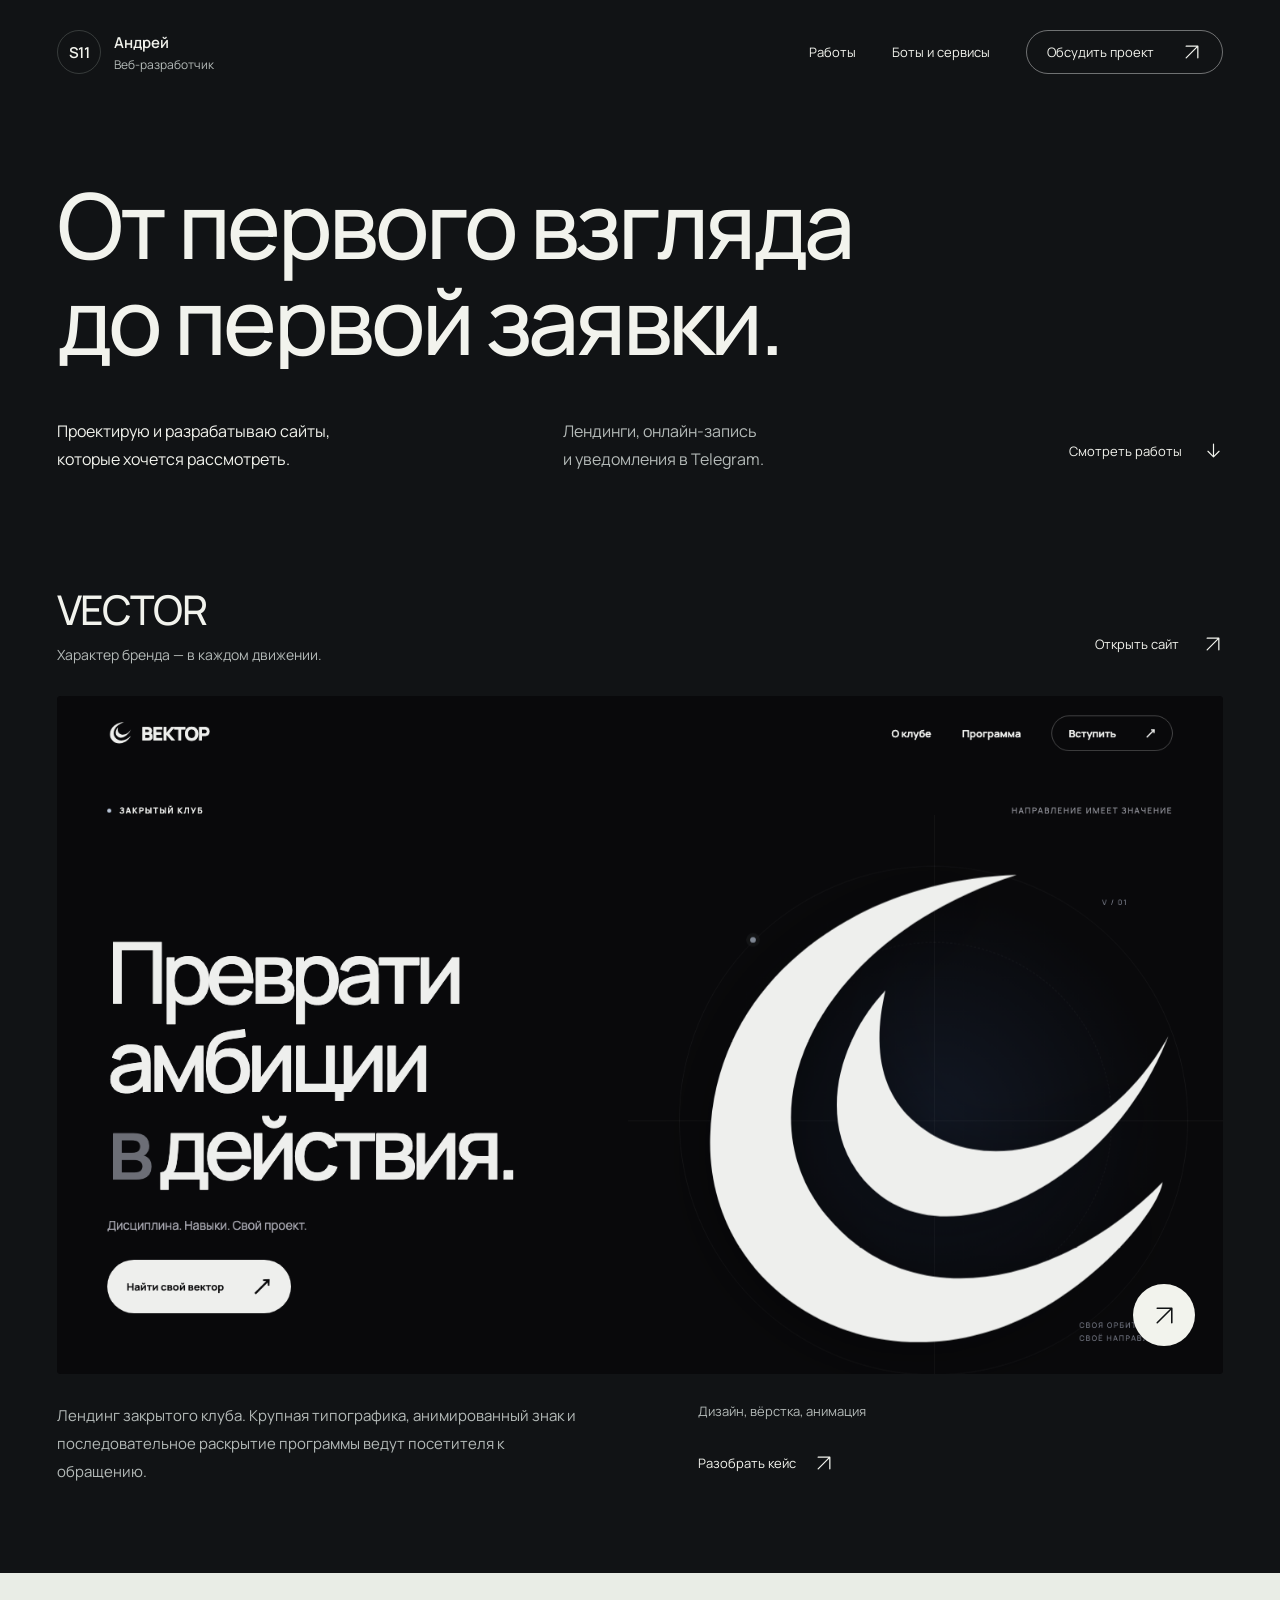
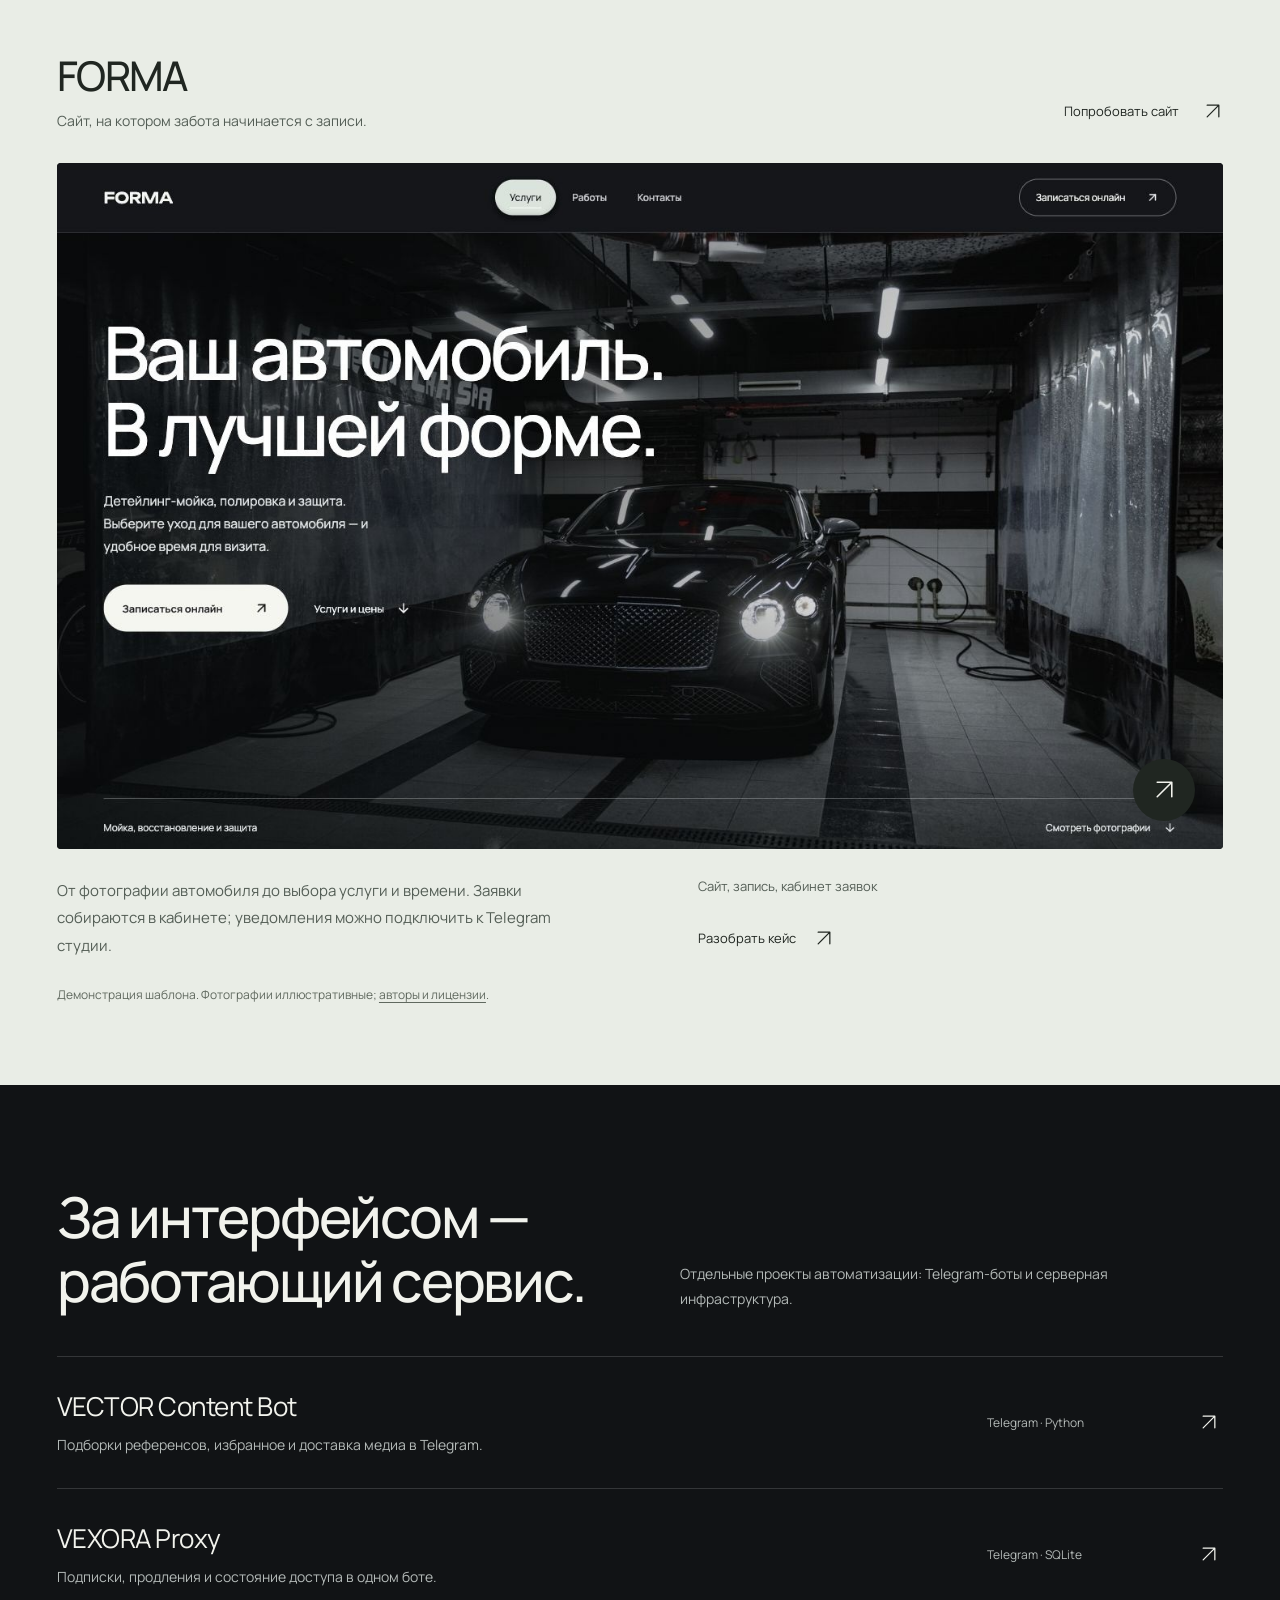
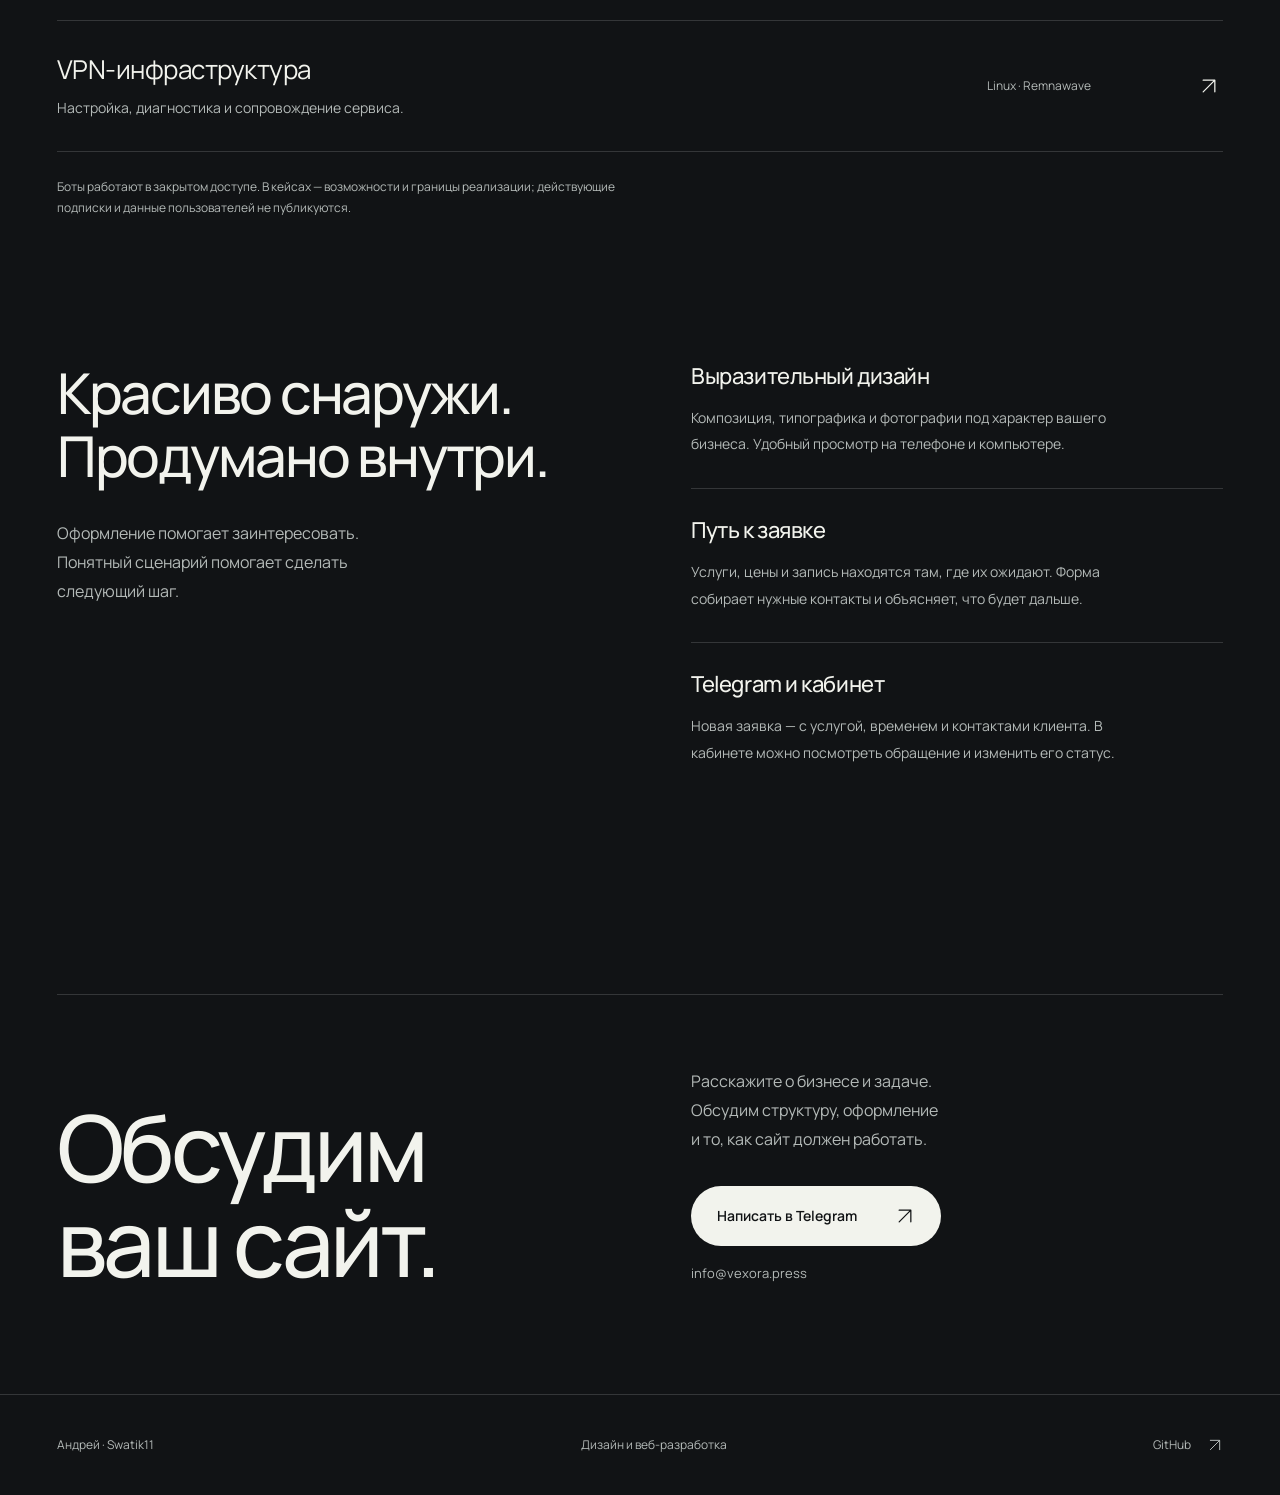
<file: index.html>
<!doctype html>
<html lang="ru">
<head>
  <meta charset="utf-8">
  <meta name="viewport" content="width=device-width, initial-scale=1">
  <title>Андрей — дизайн и разработка сайтов</title>
  <meta name="description" content="Лендинги с характером, онлайн-запись и заявки в Telegram. Избранные проекты Андрея: VECTOR и FORMA.">
  <meta name="theme-color" content="#111315">
  <meta property="og:title" content="Андрей — сайты с характером">
  <meta property="og:description" content="Дизайн, разработка и автоматизация. Посмотрите VECTOR и FORMA в работе.">
  <meta property="og:image" content="https://laladr1108-creator.github.io/Nemoswatik/assets/vector-desktop.png">
  <link rel="icon" href="assets/favicon.svg" type="image/svg+xml">
  <link rel="preload" href="assets/manrope-variable.ttf" as="font" type="font/ttf" crossorigin>
  <link rel="stylesheet" href="styles.css">
  <script src="script.js" defer></script>
</head>
<body>
  <a class="skip-link" href="#work">Перейти к работам</a>
  <header class="site-header shell">
    <a class="identity" href="#top" aria-label="Андрей — в начало"><span class="identity-mark">S11</span><span>Андрей<span class="identity-role">Веб-разработчик</span></span></a>
    <nav aria-label="Навигация"><a href="#work">Работы</a><a href="#services">Боты и сервисы</a><a class="header-contact" href="https://t.me/Swatik11" target="_blank" rel="noopener noreferrer">Обсудить проект<svg aria-hidden="true"><use href="#arrow"/></svg></a></nav>
  </header>
  <main id="top">
    <section class="intro shell" aria-labelledby="intro-title">
      <h1 id="intro-title">От первого взгляда<br>до первой заявки.</h1>
      <div class="intro-bottom"><p>Проектирую и разрабатываю сайты,<br class="desktop-break"> которые хочется рассмотреть.</p><p>Лендинги, онлайн-запись<br>и уведомления в Telegram.</p><a class="jump-link" href="#work">Смотреть работы<svg aria-hidden="true"><use href="#down"/></svg></a></div>
    </section>
    <section id="work" class="work" aria-label="Избранные проекты">
      <article class="project project-vector shell" aria-labelledby="vector-title">
        <div class="project-heading"><div><h2 id="vector-title">VECTOR</h2><p>Характер бренда — в каждом движении.</p></div><a class="project-open" href="https://vector-club-orbit.flowylyric64.chatgpt.site/" target="_blank" rel="noopener noreferrer">Открыть сайт<svg aria-hidden="true"><use href="#arrow"/></svg></a></div>
        <a class="project-cover vector-cover" href="https://vector-club-orbit.flowylyric64.chatgpt.site/" target="_blank" rel="noopener noreferrer" aria-label="Открыть лендинг VECTOR"><picture><source media="(max-width:650px)" srcset="assets/vector-mobile.jpg"><img src="assets/vector-desktop.png" alt="Лендинг VECTOR: крупная белая типографика и знак клуба на чёрном фоне" width="1440" height="900" fetchpriority="high"></picture><span class="cover-action" aria-hidden="true"><svg><use href="#arrow"/></svg></span></a>
        <div class="project-details"><p>Лендинг закрытого клуба. Крупная типографика, анимированный знак и последовательное раскрытие программы ведут посетителя к обращению.</p><div class="project-links"><span>Дизайн, вёрстка, анимация</span><a href="cases/vector.html">Разобрать кейс<svg aria-hidden="true"><use href="#arrow"/></svg></a></div></div>
      </article>
      <article class="project project-forma" aria-labelledby="forma-title"><div class="shell">
        <div class="project-heading"><div><h2 id="forma-title">FORMA</h2><p>Сайт, на котором забота начинается с записи.</p></div><a class="project-open" href="https://demo.vexora.press/p/test" target="_blank" rel="noopener noreferrer">Попробовать сайт<svg aria-hidden="true"><use href="#arrow"/></svg></a></div>
        <a class="project-cover forma-cover" href="https://demo.vexora.press/p/test" target="_blank" rel="noopener noreferrer" aria-label="Открыть демонстрацию FORMA"><picture><source media="(max-width:650px)" srcset="assets/forma-mobile.jpg"><img src="assets/forma-desktop.jpg" alt="FORMA: фотографический сайт детейлинга с услугами и онлайн-записью" width="1280" height="720" loading="lazy"></picture><span class="cover-action" aria-hidden="true"><svg><use href="#arrow"/></svg></span></a>
        <div class="project-details"><p>От фотографии автомобиля до выбора услуги и времени. Заявки собираются в кабинете; уведомления можно подключить к Telegram студии.</p><div class="project-links"><span>Сайт, запись, кабинет заявок</span><a href="cases/forma.html">Разобрать кейс<svg aria-hidden="true"><use href="#arrow"/></svg></a></div></div>
        <p class="demo-note">Демонстрация шаблона. Фотографии иллюстративные; <a href="sources.html">авторы и лицензии</a>.</p>
      </div></article>
    </section>
    <section id="services" class="services shell" aria-labelledby="services-title">
      <div class="services-intro"><h2 id="services-title">За интерфейсом —<br>работающий сервис.</h2><p>Отдельные проекты автоматизации: Telegram-боты и серверная инфраструктура.</p></div>
      <div class="service-list">
        <a href="cases/content-bot.html"><span class="service-name">VECTOR Content Bot<span>Подборки референсов, избранное и доставка медиа в Telegram.</span></span><span class="service-type">Telegram · Python</span><svg aria-hidden="true"><use href="#arrow"/></svg></a>
        <a href="cases/proxy.html"><span class="service-name">VEXORA Proxy<span>Подписки, продления и состояние доступа в одном боте.</span></span><span class="service-type">Telegram · SQLite</span><svg aria-hidden="true"><use href="#arrow"/></svg></a>
        <a href="cases/vpn.html"><span class="service-name">VPN-инфраструктура<span>Настройка, диагностика и сопровождение сервиса.</span></span><span class="service-type">Linux · Remnawave</span><svg aria-hidden="true"><use href="#arrow"/></svg></a>
      </div><p class="services-note">Боты работают в закрытом доступе. В кейсах — возможности и границы реализации; действующие подписки и данные пользователей не публикуются.</p>
    </section>
    <section id="approach" class="approach shell" aria-labelledby="approach-title">
      <div class="approach-intro"><h2 id="approach-title">Красиво снаружи.<br>Продумано внутри.</h2><p>Оформление помогает заинтересовать. Понятный сценарий помогает сделать следующий шаг.</p></div>
      <div class="capabilities">
        <div><h3>Выразительный дизайн</h3><p>Композиция, типографика и фотографии под характер вашего бизнеса. Удобный просмотр на телефоне и компьютере.</p></div>
        <div><h3>Путь к заявке</h3><p>Услуги, цены и запись находятся там, где их ожидают. Форма собирает нужные контакты и объясняет, что будет дальше.</p></div>
        <div><h3>Telegram и кабинет</h3><p>Новая заявка — с услугой, временем и контактами клиента. В кабинете можно посмотреть обращение и изменить его статус.</p></div>
      </div>
    </section>
    <section id="contact" class="contact shell" aria-labelledby="contact-title"><div class="contact-top"><h2 id="contact-title">Обсудим<br>ваш сайт.</h2><div><p>Расскажите о бизнесе и задаче.<br>Обсудим структуру, оформление<br>и то, как сайт должен работать.</p><a class="contact-button" href="https://t.me/Swatik11" target="_blank" rel="noopener noreferrer">Написать в Telegram<svg aria-hidden="true"><use href="#arrow"/></svg></a><a class="email-link" href="mailto:info@vexora.press">info@vexora.press</a></div></div></section>
  </main>
  <footer class="site-footer shell"><span>Андрей · Swatik11</span><span>Дизайн и веб-разработка</span><a href="https://github.com/laladr1108-creator/Nemoswatik">GitHub<svg aria-hidden="true"><use href="#arrow"/></svg></a></footer>
  <svg class="svg-defs" xmlns="http://www.w3.org/2000/svg" aria-hidden="true"><symbol id="arrow" viewBox="0 0 24 24"><path d="M5 19 19 5M5 5h14v14"/></symbol><symbol id="down" viewBox="0 0 24 24"><path d="M12 4v16m-7-7 7 7 7-7"/></symbol></svg>
</body>
</html>
</file>
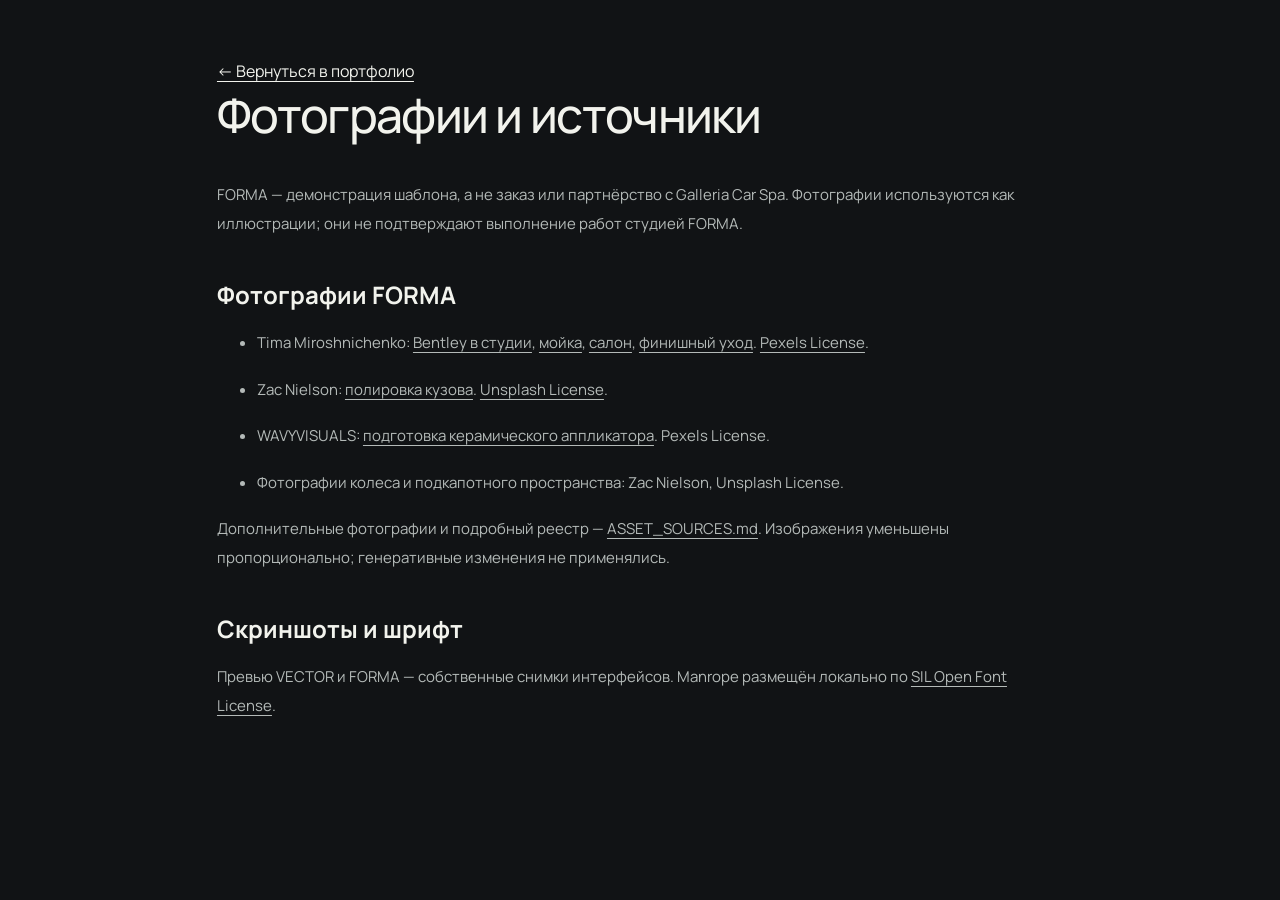
<file: sources.html>
<!doctype html><html lang="ru"><head><meta charset="utf-8"><meta name="viewport" content="width=device-width,initial-scale=1"><title>Источники фотографий — Андрей</title><link rel="stylesheet" href="styles.css"></head><body><main class="sources shell"><a href="index.html">← Вернуться в портфолио</a><h1>Фотографии и источники</h1><p>FORMA — демонстрация шаблона, а не заказ или партнёрство с Galleria Car Spa. Фотографии используются как иллюстрации; они не подтверждают выполнение работ студией FORMA.</p><h2>Фотографии FORMA</h2><ul><li>Tima Miroshnichenko: <a href="https://www.pexels.com/photo/6872595/">Bentley в студии</a>, <a href="https://www.pexels.com/photo/6873088/">мойка</a>, <a href="https://www.pexels.com/photo/6873103/">салон</a>, <a href="https://www.pexels.com/photo/6873017/">финишный уход</a>. <a href="https://www.pexels.com/license/">Pexels License</a>.</li><li>Zac Nielson: <a href="https://unsplash.com/photos/wTW51lUpC6k">полировка кузова</a>. <a href="https://unsplash.com/license">Unsplash License</a>.</li><li>WAVYVISUALS: <a href="https://www.pexels.com/photo/applying-car-cleaner-on-blue-sponge-20051453/">подготовка керамического аппликатора</a>. Pexels License.</li><li>Фотографии колеса и подкапотного пространства: Zac Nielson, Unsplash License.</li></ul><p>Дополнительные фотографии и подробный реестр — <a href="ASSET_SOURCES.md">ASSET_SOURCES.md</a>. Изображения уменьшены пропорционально; генеративные изменения не применялись.</p><h2>Скриншоты и шрифт</h2><p>Превью VECTOR и FORMA — собственные снимки интерфейсов. Manrope размещён локально по <a href="assets/Manrope-OFL.txt">SIL Open Font License</a>.</p></main></body></html>
</file>
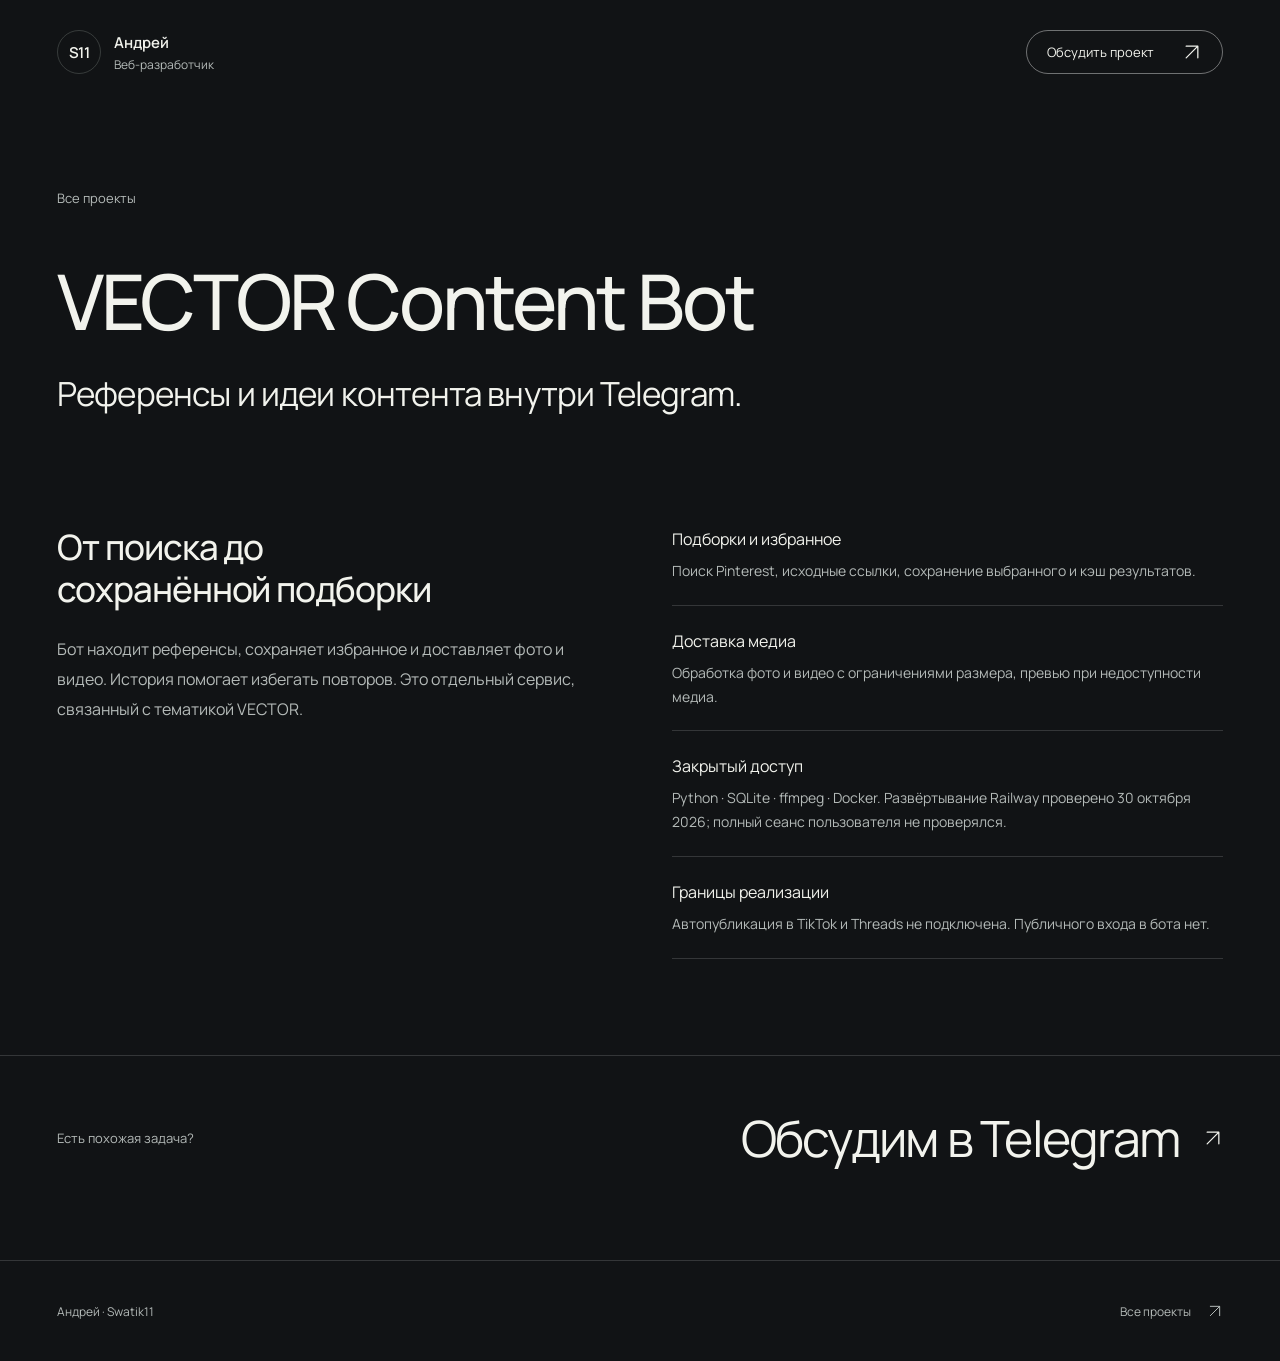
<file: cases/content-bot.html>
<!doctype html><html lang="ru"><head><meta charset="utf-8"><meta name="viewport" content="width=device-width,initial-scale=1"><title>VECTOR Content Bot — Андрей</title><meta name="description" content="Референсы и идеи контента внутри Telegram."><link rel="icon" href="../assets/favicon.svg"><link rel="stylesheet" href="../styles.css"></head><body class="case-service"><a class="skip-link" href="#case">К описанию проекта</a><header class="site-header shell"><a class="identity" href="../index.html"><span class="identity-mark">S11</span><span>Андрей<span class="identity-role">Веб-разработчик</span></span></a><nav><a class="header-contact" href="https://t.me/Swatik11">Обсудить проект<svg aria-hidden="true" viewBox="0 0 24 24"><path d="M5 19 19 5M5 5h14v14"/></svg></a></nav></header><main id="case"><section class="case-intro shell"><a class="case-back" href="../index.html#work">Все проекты</a><h1>VECTOR Content Bot</h1><p class="case-lead">Референсы и идеи контента внутри Telegram.</p></section><section class="case-content shell"><div><h2>От поиска до сохранённой подборки</h2><p>Бот находит референсы, сохраняет избранное и доставляет фото и видео. История помогает избегать повторов. Это отдельный сервис, связанный с тематикой VECTOR.</p></div><ul><li>Подборки и избранное<span>Поиск Pinterest, исходные ссылки, сохранение выбранного и кэш результатов.</span></li><li>Доставка медиа<span>Обработка фото и видео с ограничениями размера, превью при недоступности медиа.</span></li><li>Закрытый доступ<span>Python · SQLite · ffmpeg · Docker. Развёртывание Railway проверено 30 октября 2026; полный сеанс пользователя не проверялся.</span></li><li>Границы реализации<span>Автопубликация в TikTok и Threads не подключена. Публичного входа в бота нет.</span></li></ul></section><section class="case-next shell"><span>Есть похожая задача?</span><a href="https://t.me/Swatik11">Обсудим в Telegram<svg aria-hidden="true" viewBox="0 0 24 24"><path d="M5 19 19 5M5 5h14v14"/></svg></a></section></main><footer class="site-footer shell"><span>Андрей · Swatik11</span><a href="../index.html">Все проекты<svg aria-hidden="true" viewBox="0 0 24 24"><path d="M5 19 19 5M5 5h14v14"/></svg></a></footer></body></html>
</file>
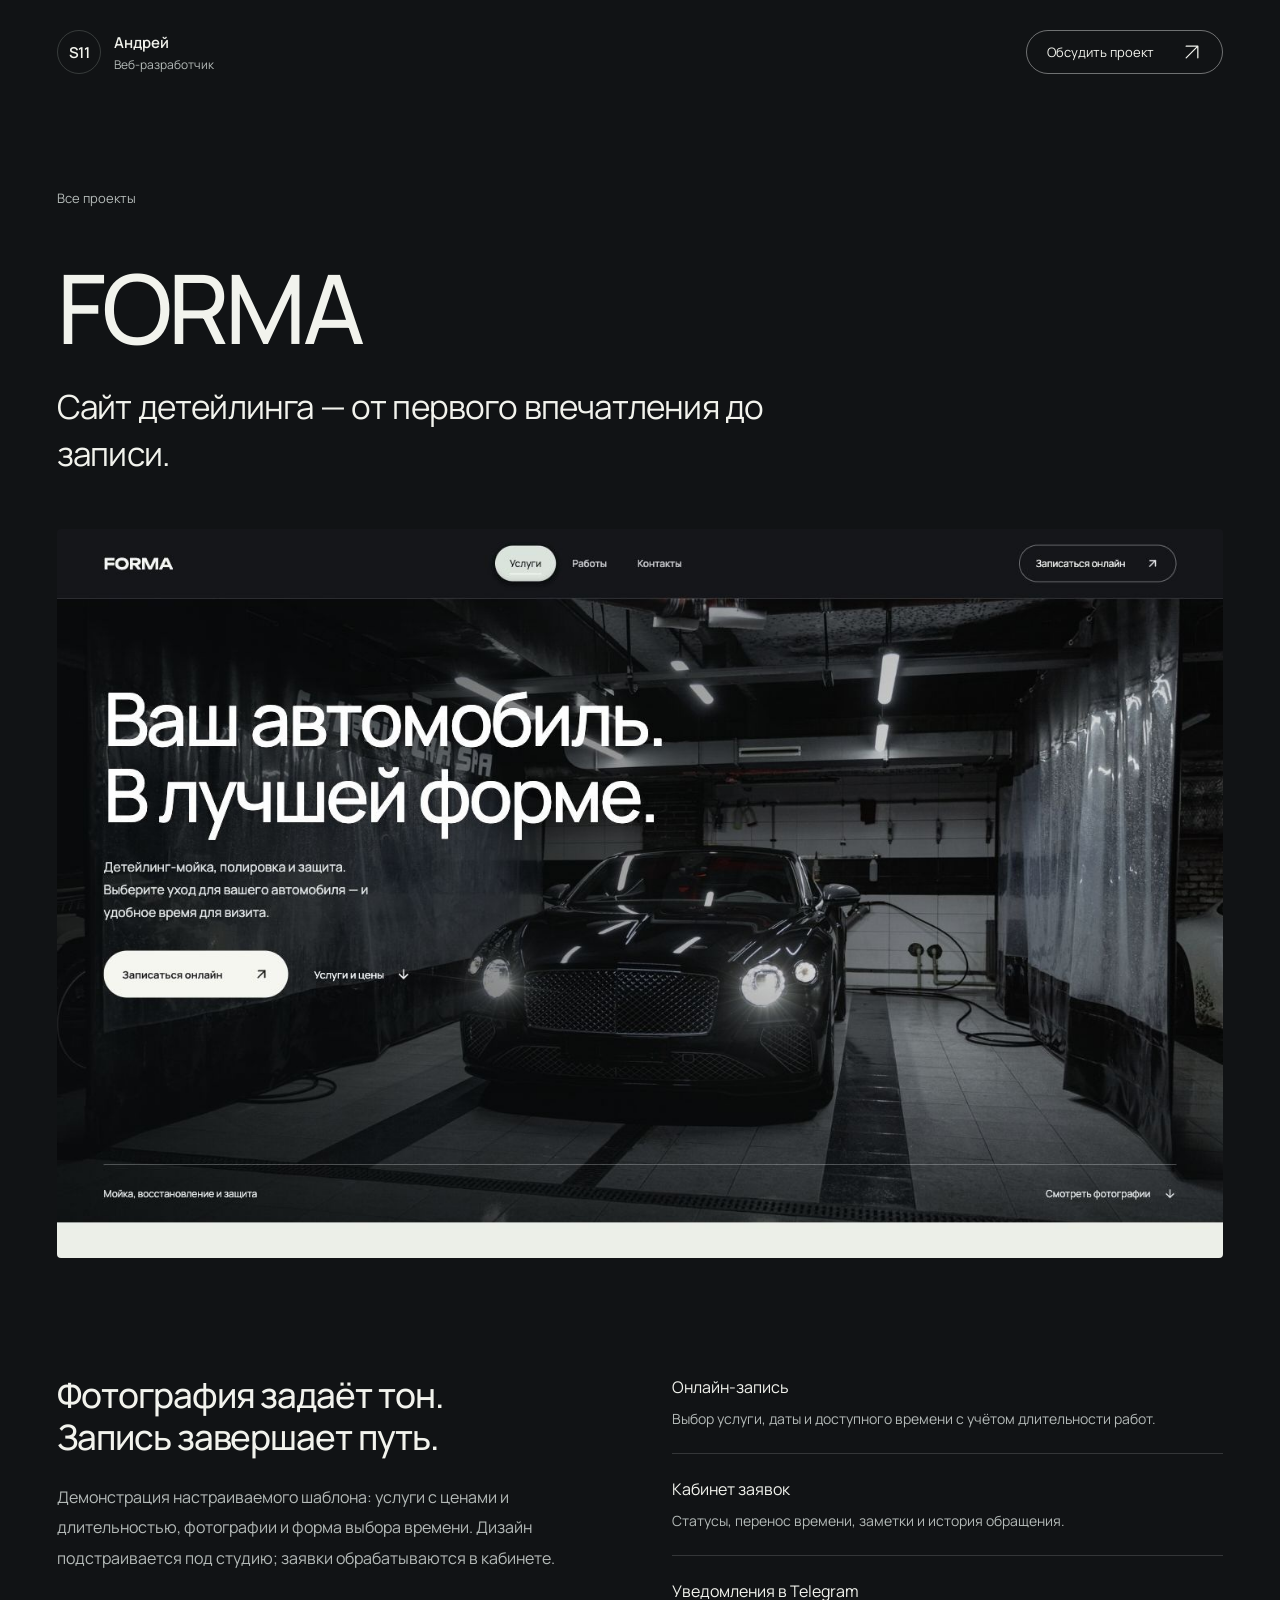
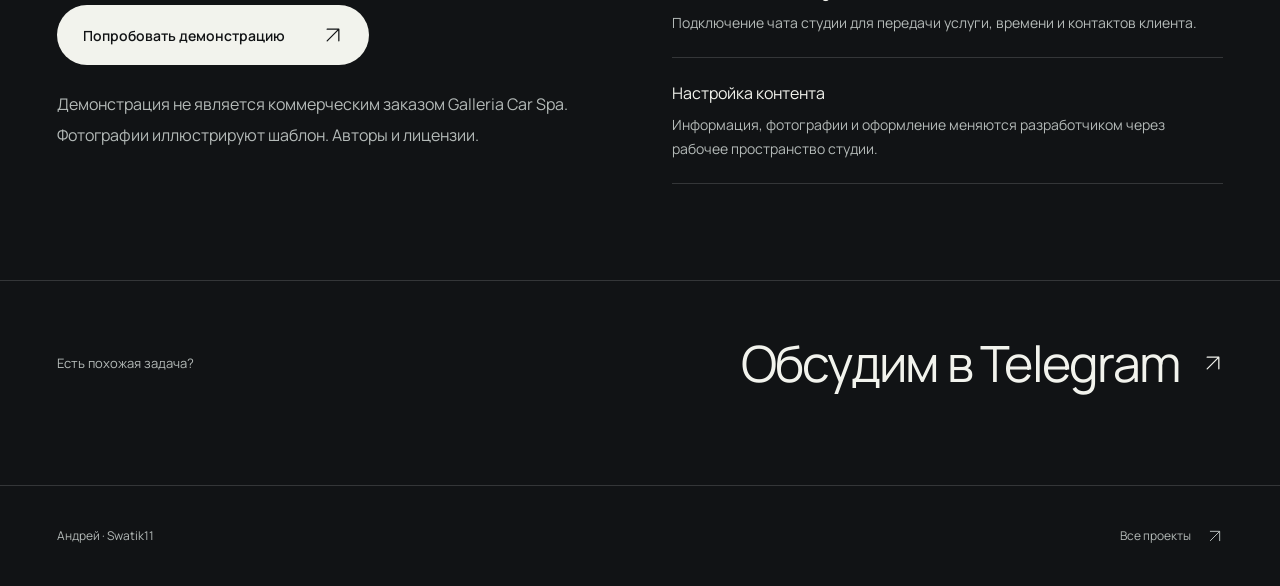
<file: cases/forma.html>
<!doctype html><html lang="ru"><head><meta charset="utf-8"><meta name="viewport" content="width=device-width,initial-scale=1"><title>FORMA — Андрей</title><meta name="description" content="Сайт детейлинга — от первого впечатления до записи."><link rel="icon" href="../assets/favicon.svg"><link rel="stylesheet" href="../styles.css"></head><body><a class="skip-link" href="#case">К описанию проекта</a><header class="site-header shell"><a class="identity" href="../index.html"><span class="identity-mark">S11</span><span>Андрей<span class="identity-role">Веб-разработчик</span></span></a><nav><a class="header-contact" href="https://t.me/Swatik11">Обсудить проект<svg aria-hidden="true" viewBox="0 0 24 24"><path d="M5 19 19 5M5 5h14v14"/></svg></a></nav></header><main id="case"><section class="case-intro shell"><a class="case-back" href="../index.html#work">Все проекты</a><h1>FORMA</h1><p class="case-lead">Сайт детейлинга — от первого впечатления до записи.</p></section><div class="case-cover shell"><img src="../assets/forma-desktop.jpg" alt="Интерфейс FORMA" width="1440" height="900"></div><section class="case-content shell"><div><h2>Фотография задаёт тон. Запись завершает путь.</h2><p>Демонстрация настраиваемого шаблона: услуги с ценами и длительностью, фотографии и форма выбора времени. Дизайн подстраивается под студию; заявки обрабатываются в кабинете.</p><a class="contact-button" href="https://demo.vexora.press/p/test" target="_blank" rel="noopener noreferrer">Попробовать демонстрацию<svg aria-hidden="true" viewBox="0 0 24 24"><path d="M5 19 19 5M5 5h14v14"/></svg></a><p>Демонстрация не является коммерческим заказом Galleria Car Spa. Фотографии иллюстрируют шаблон. <a href="../sources.html">Авторы и лицензии</a>.</p></div><ul><li>Онлайн-запись<span>Выбор услуги, даты и доступного времени с учётом длительности работ.</span></li><li>Кабинет заявок<span>Статусы, перенос времени, заметки и история обращения.</span></li><li>Уведомления в Telegram<span>Подключение чата студии для передачи услуги, времени и контактов клиента.</span></li><li>Настройка контента<span>Информация, фотографии и оформление меняются разработчиком через рабочее пространство студии.</span></li></ul></section><section class="case-next shell"><span>Есть похожая задача?</span><a href="https://t.me/Swatik11">Обсудим в Telegram<svg aria-hidden="true" viewBox="0 0 24 24"><path d="M5 19 19 5M5 5h14v14"/></svg></a></section></main><footer class="site-footer shell"><span>Андрей · Swatik11</span><a href="../index.html">Все проекты<svg aria-hidden="true" viewBox="0 0 24 24"><path d="M5 19 19 5M5 5h14v14"/></svg></a></footer></body></html>
</file>
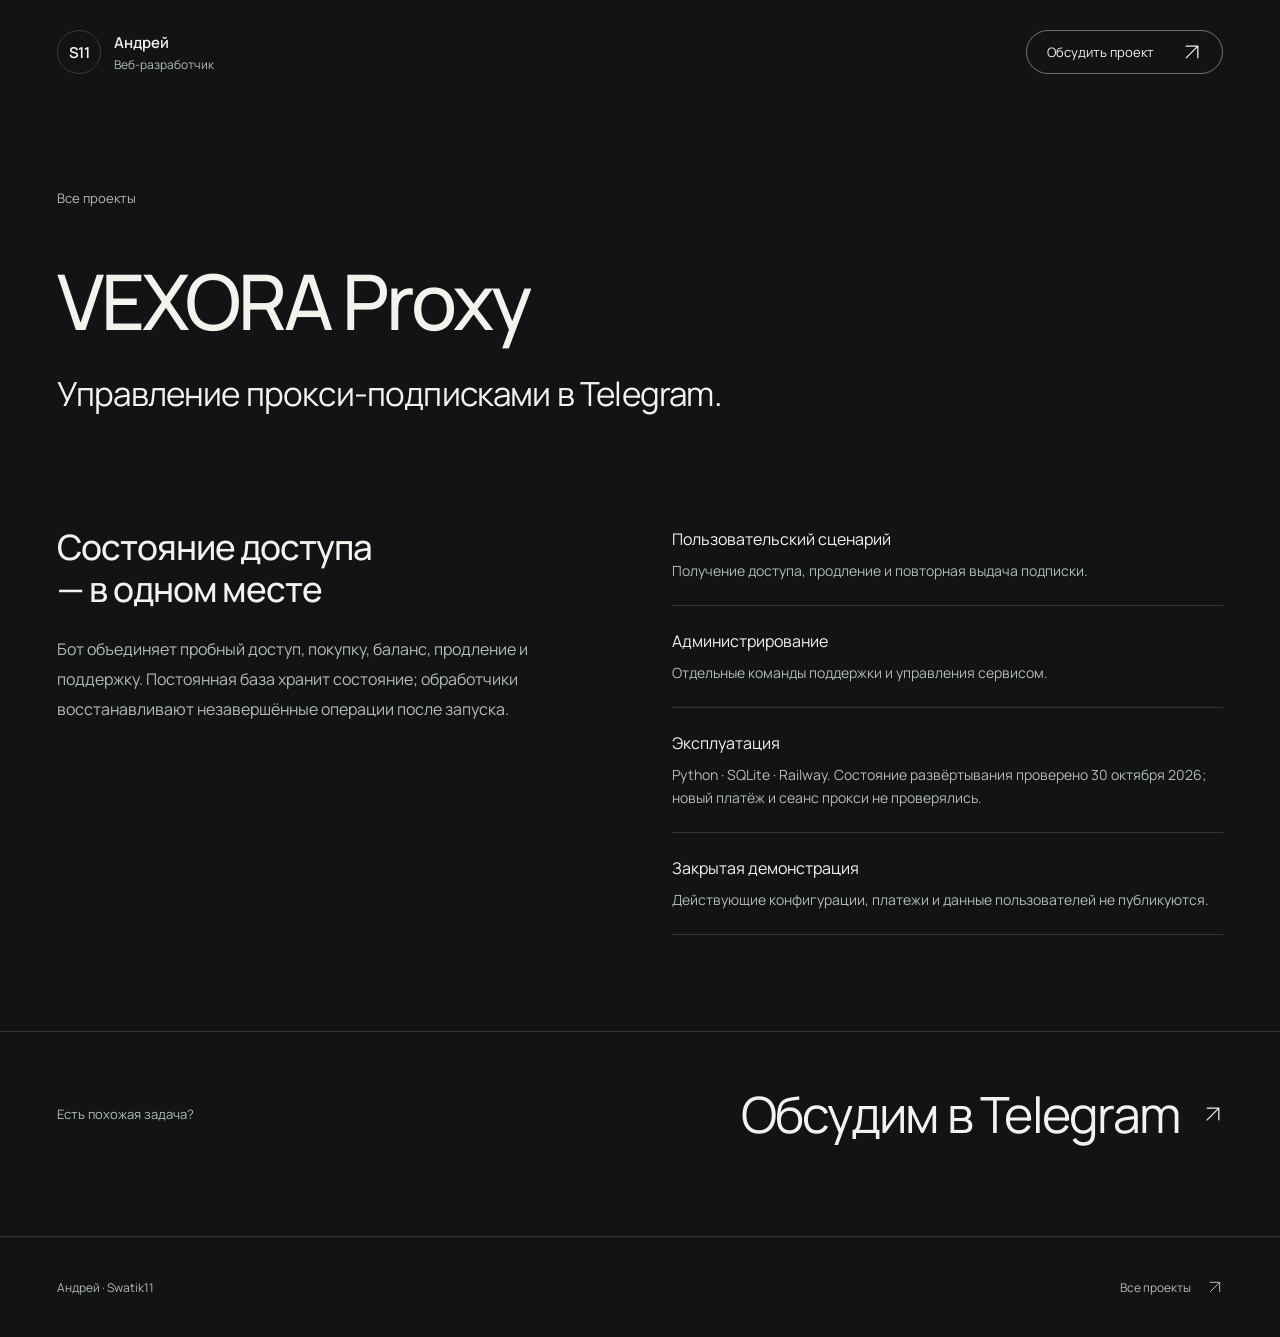
<file: cases/proxy.html>
<!doctype html><html lang="ru"><head><meta charset="utf-8"><meta name="viewport" content="width=device-width,initial-scale=1"><title>VEXORA Proxy — Андрей</title><meta name="description" content="Управление прокси-подписками в Telegram."><link rel="icon" href="../assets/favicon.svg"><link rel="stylesheet" href="../styles.css"></head><body class="case-service"><a class="skip-link" href="#case">К описанию проекта</a><header class="site-header shell"><a class="identity" href="../index.html"><span class="identity-mark">S11</span><span>Андрей<span class="identity-role">Веб-разработчик</span></span></a><nav><a class="header-contact" href="https://t.me/Swatik11">Обсудить проект<svg aria-hidden="true" viewBox="0 0 24 24"><path d="M5 19 19 5M5 5h14v14"/></svg></a></nav></header><main id="case"><section class="case-intro shell"><a class="case-back" href="../index.html#work">Все проекты</a><h1>VEXORA Proxy</h1><p class="case-lead">Управление прокси-подписками в Telegram.</p></section><section class="case-content shell"><div><h2>Состояние доступа — в одном месте</h2><p>Бот объединяет пробный доступ, покупку, баланс, продление и поддержку. Постоянная база хранит состояние; обработчики восстанавливают незавершённые операции после запуска.</p></div><ul><li>Пользовательский сценарий<span>Получение доступа, продление и повторная выдача подписки.</span></li><li>Администрирование<span>Отдельные команды поддержки и управления сервисом.</span></li><li>Эксплуатация<span>Python · SQLite · Railway. Состояние развёртывания проверено 30 октября 2026; новый платёж и сеанс прокси не проверялись.</span></li><li>Закрытая демонстрация<span>Действующие конфигурации, платежи и данные пользователей не публикуются.</span></li></ul></section><section class="case-next shell"><span>Есть похожая задача?</span><a href="https://t.me/Swatik11">Обсудим в Telegram<svg aria-hidden="true" viewBox="0 0 24 24"><path d="M5 19 19 5M5 5h14v14"/></svg></a></section></main><footer class="site-footer shell"><span>Андрей · Swatik11</span><a href="../index.html">Все проекты<svg aria-hidden="true" viewBox="0 0 24 24"><path d="M5 19 19 5M5 5h14v14"/></svg></a></footer></body></html>
</file>
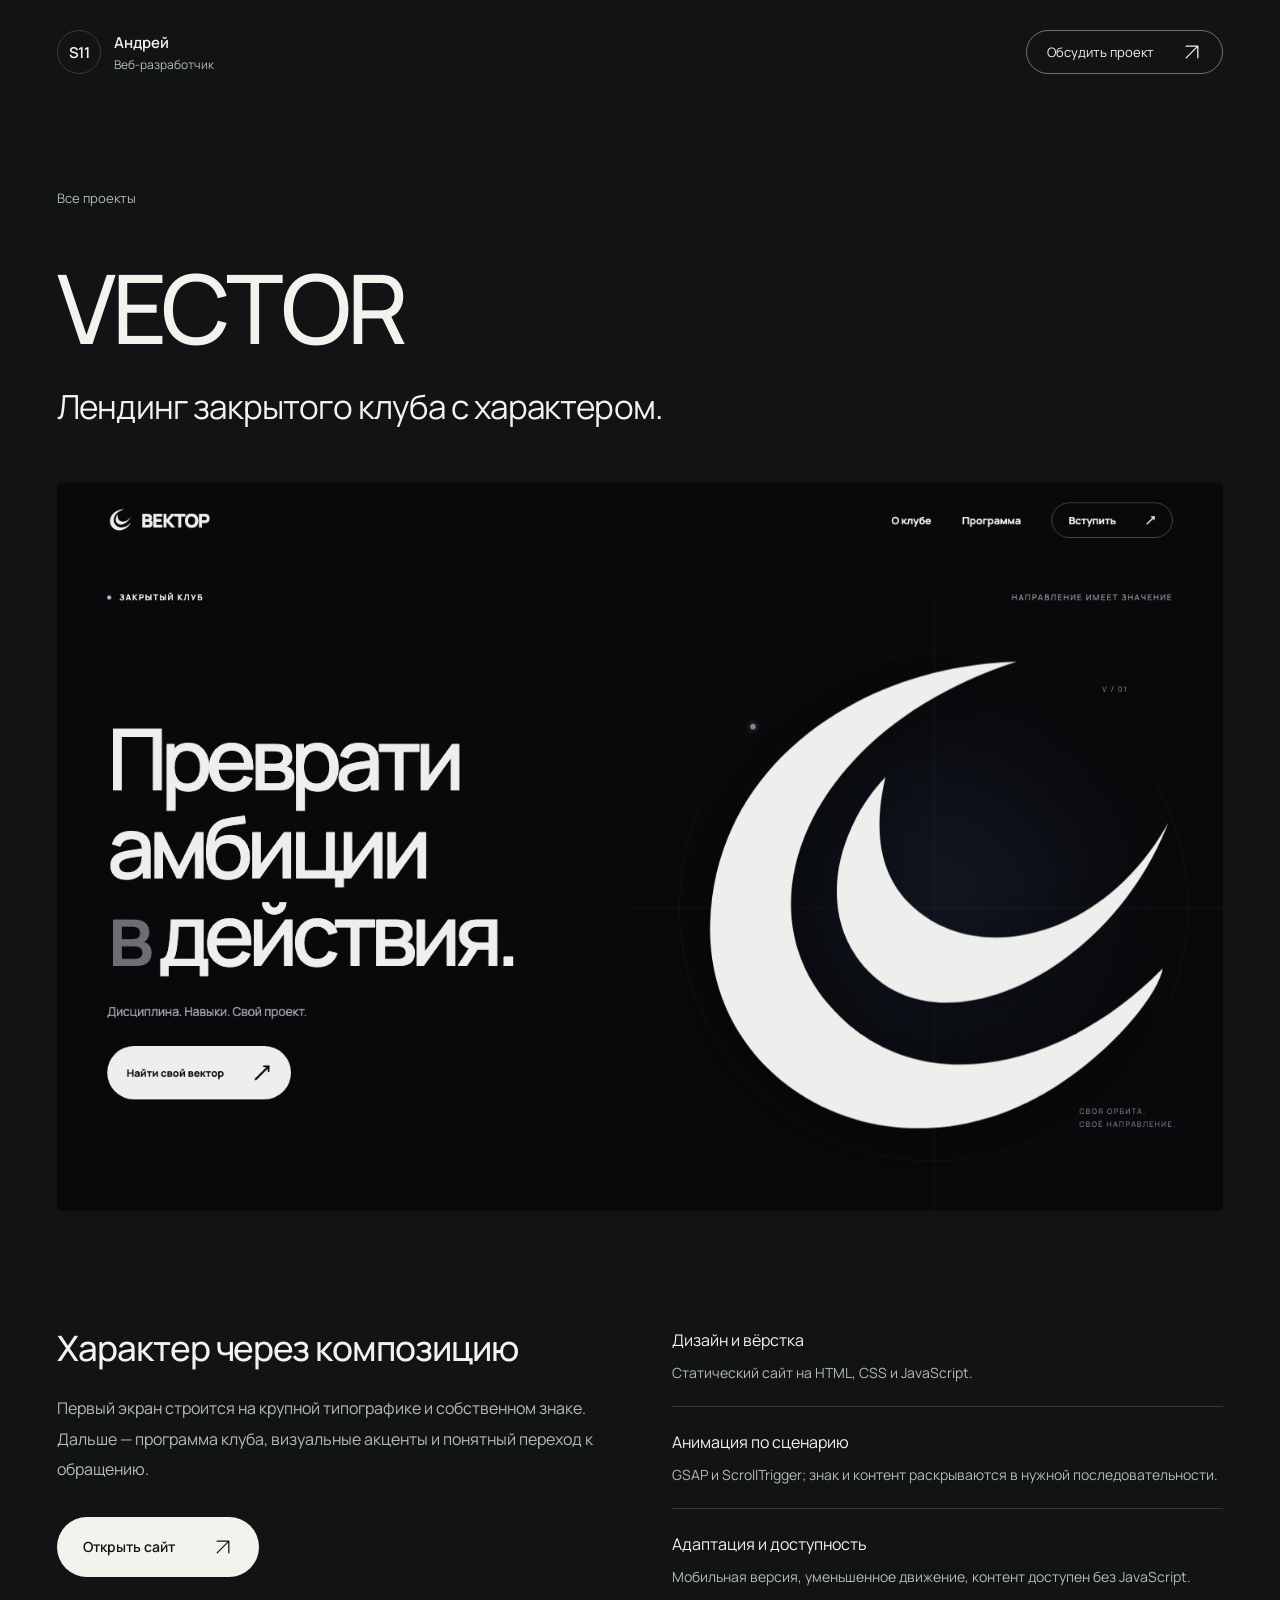
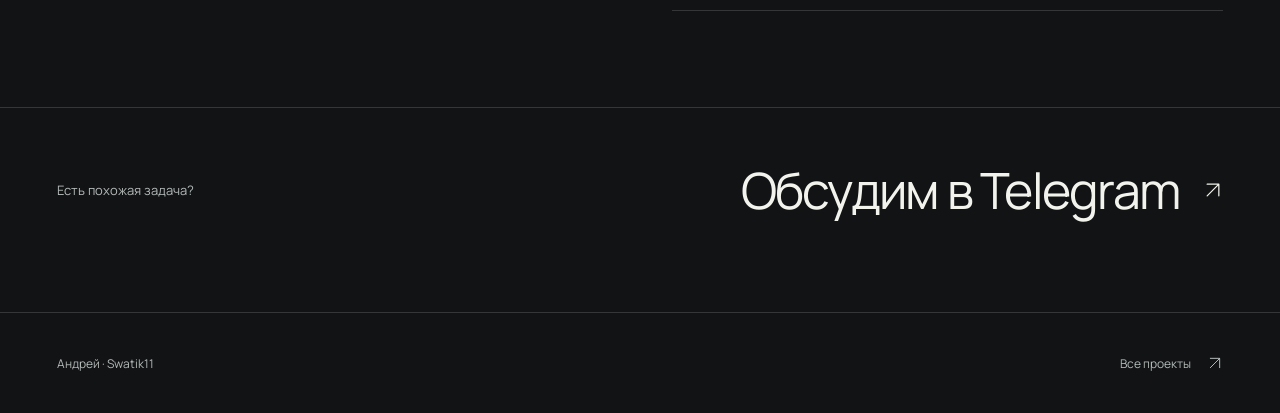
<file: cases/vector.html>
<!doctype html><html lang="ru"><head><meta charset="utf-8"><meta name="viewport" content="width=device-width,initial-scale=1"><title>VECTOR — Андрей</title><meta name="description" content="Лендинг закрытого клуба с характером."><link rel="icon" href="../assets/favicon.svg"><link rel="stylesheet" href="../styles.css"></head><body><a class="skip-link" href="#case">К описанию проекта</a><header class="site-header shell"><a class="identity" href="../index.html"><span class="identity-mark">S11</span><span>Андрей<span class="identity-role">Веб-разработчик</span></span></a><nav><a class="header-contact" href="https://t.me/Swatik11">Обсудить проект<svg aria-hidden="true" viewBox="0 0 24 24"><path d="M5 19 19 5M5 5h14v14"/></svg></a></nav></header><main id="case"><section class="case-intro shell"><a class="case-back" href="../index.html#work">Все проекты</a><h1>VECTOR</h1><p class="case-lead">Лендинг закрытого клуба с характером.</p></section><div class="case-cover shell"><img src="../assets/vector-desktop.png" alt="Интерфейс VECTOR" width="1440" height="900"></div><section class="case-content shell"><div><h2>Характер через композицию</h2><p>Первый экран строится на крупной типографике и собственном знаке. Дальше — программа клуба, визуальные акценты и понятный переход к обращению.</p><a class="contact-button" href="https://vector-club-orbit.flowylyric64.chatgpt.site/" target="_blank" rel="noopener noreferrer">Открыть сайт<svg aria-hidden="true" viewBox="0 0 24 24"><path d="M5 19 19 5M5 5h14v14"/></svg></a></div><ul><li>Дизайн и вёрстка<span>Статический сайт на HTML, CSS и JavaScript.</span></li><li>Анимация по сценарию<span>GSAP и ScrollTrigger; знак и контент раскрываются в нужной последовательности.</span></li><li>Адаптация и доступность<span>Мобильная версия, уменьшенное движение, контент доступен без JavaScript.</span></li></ul></section><section class="case-next shell"><span>Есть похожая задача?</span><a href="https://t.me/Swatik11">Обсудим в Telegram<svg aria-hidden="true" viewBox="0 0 24 24"><path d="M5 19 19 5M5 5h14v14"/></svg></a></section></main><footer class="site-footer shell"><span>Андрей · Swatik11</span><a href="../index.html">Все проекты<svg aria-hidden="true" viewBox="0 0 24 24"><path d="M5 19 19 5M5 5h14v14"/></svg></a></footer></body></html>
</file>
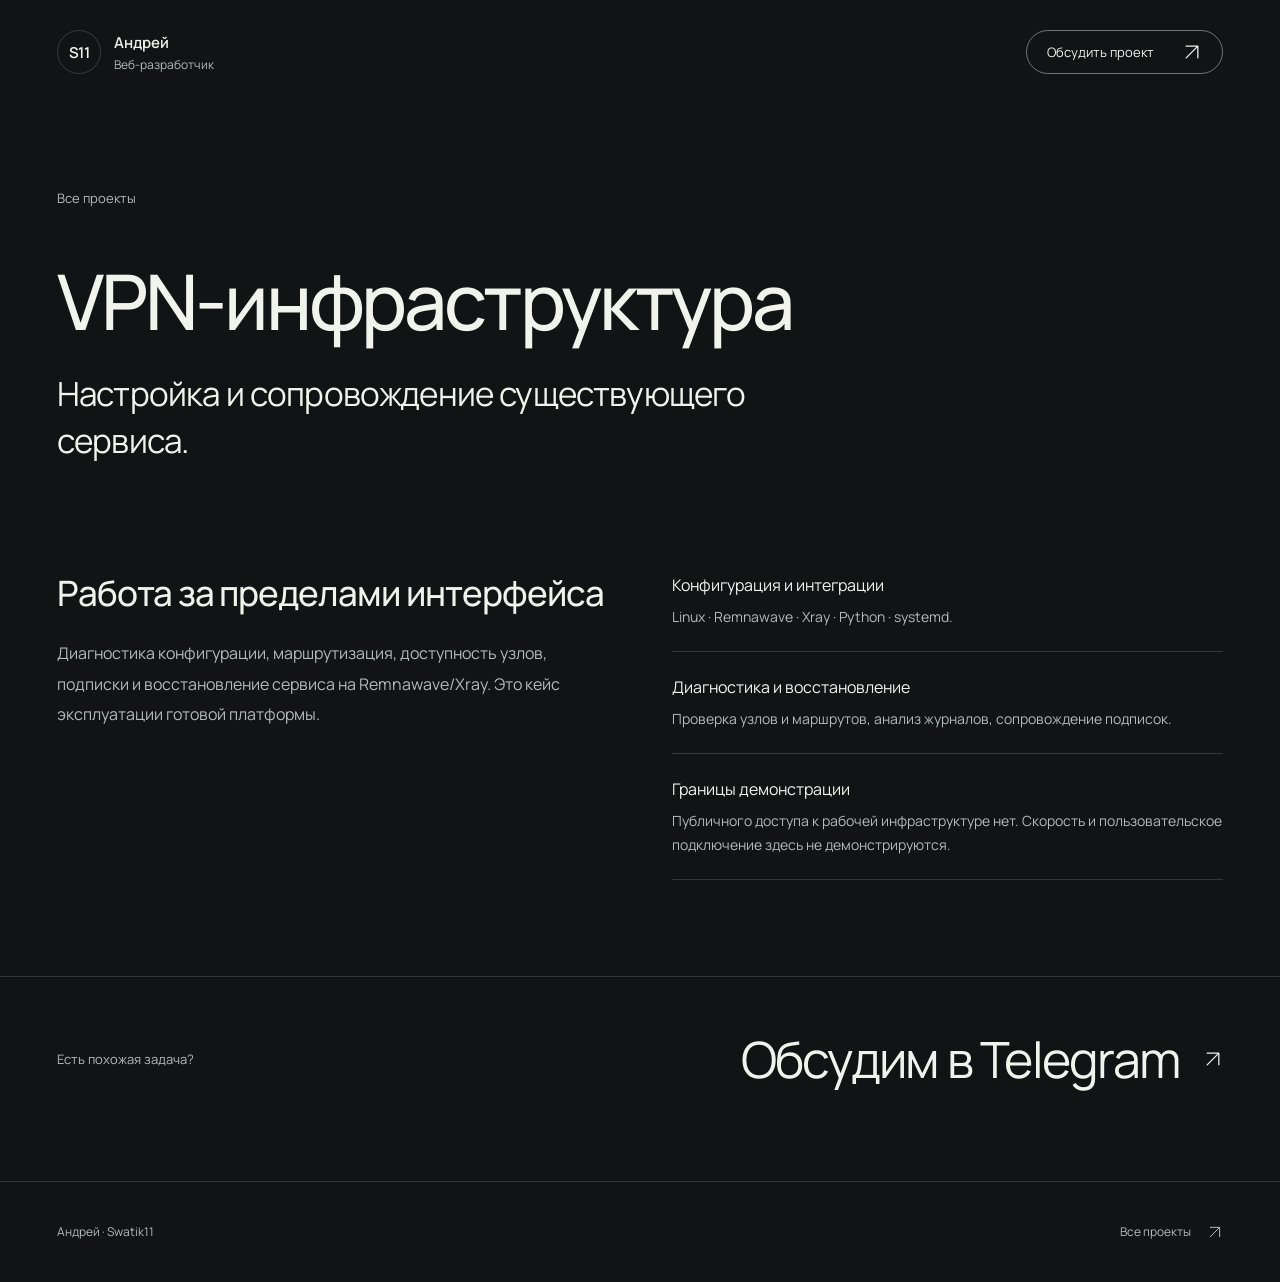
<file: cases/vpn.html>
<!doctype html><html lang="ru"><head><meta charset="utf-8"><meta name="viewport" content="width=device-width,initial-scale=1"><title>VPN-инфраструктура — Андрей</title><meta name="description" content="Настройка и сопровождение существующего сервиса."><link rel="icon" href="../assets/favicon.svg"><link rel="stylesheet" href="../styles.css"></head><body class="case-service"><a class="skip-link" href="#case">К описанию проекта</a><header class="site-header shell"><a class="identity" href="../index.html"><span class="identity-mark">S11</span><span>Андрей<span class="identity-role">Веб-разработчик</span></span></a><nav><a class="header-contact" href="https://t.me/Swatik11">Обсудить проект<svg aria-hidden="true" viewBox="0 0 24 24"><path d="M5 19 19 5M5 5h14v14"/></svg></a></nav></header><main id="case"><section class="case-intro shell"><a class="case-back" href="../index.html#work">Все проекты</a><h1>VPN-инфраструктура</h1><p class="case-lead">Настройка и сопровождение существующего сервиса.</p></section><section class="case-content shell"><div><h2>Работа за пределами интерфейса</h2><p>Диагностика конфигурации, маршрутизация, доступность узлов, подписки и восстановление сервиса на Remnawave/Xray. Это кейс эксплуатации готовой платформы.</p></div><ul><li>Конфигурация и интеграции<span>Linux · Remnawave · Xray · Python · systemd.</span></li><li>Диагностика и восстановление<span>Проверка узлов и маршрутов, анализ журналов, сопровождение подписок.</span></li><li>Границы демонстрации<span>Публичного доступа к рабочей инфраструктуре нет. Скорость и пользовательское подключение здесь не демонстрируются.</span></li></ul></section><section class="case-next shell"><span>Есть похожая задача?</span><a href="https://t.me/Swatik11">Обсудим в Telegram<svg aria-hidden="true" viewBox="0 0 24 24"><path d="M5 19 19 5M5 5h14v14"/></svg></a></section></main><footer class="site-footer shell"><span>Андрей · Swatik11</span><a href="../index.html">Все проекты<svg aria-hidden="true" viewBox="0 0 24 24"><path d="M5 19 19 5M5 5h14v14"/></svg></a></footer></body></html>
</file>
<file: styles.css>
@font-face{font-family:Manrope;src:url('assets/manrope-variable.ttf') format('truetype');font-weight:200 800;font-style:normal;font-display:swap}
:root{--ground:#111315;--surface:#1b1e20;--ink:#f2f3ed;--muted:#b4bab8;--paper:#e9ede6;--rule:#ffffff26;--focus:#b8d9ef;--gutter:clamp(24px,4.45vw,72px);--ease:cubic-bezier(.16,1,.3,1);color-scheme:dark;font-family:Manrope,sans-serif;background:var(--ground);color:var(--ink);font-synthesis:none;scrollbar-color:#747d79 var(--ground);scroll-behavior:smooth}
*{box-sizing:border-box}body{margin:0}a{color:inherit;text-decoration:none;text-underline-offset:.25em}button,input,textarea{font:inherit}a:focus-visible,button:focus-visible{outline:2px solid var(--focus);outline-offset:6px}::selection{background:#c5d6cb;color:#111315}h1,h2,h3,p{margin:0}h1,h2,h3{text-wrap:balance}img{display:block;max-width:100%}svg{width:20px;height:20px;fill:none;stroke:currentColor;stroke-width:1.5;stroke-linecap:round;stroke-linejoin:round;flex-shrink:0}.svg-defs{position:absolute;width:0;height:0;overflow:hidden}.shell{width:min(100%,1584px);padding-inline:var(--gutter);margin-inline:auto}[id]{scroll-margin-top:30px}.skip-link{position:fixed;top:12px;left:12px;z-index:50;padding:14px 20px;background:var(--ink);color:var(--ground);transform:translateY(-200%)}.skip-link:focus{transform:none}
.site-header{height:104px;display:flex;justify-content:space-between;align-items:center;gap:24px}.identity{display:flex;align-items:center;gap:13px;font-size:15px;font-weight:600;min-height:44px}.identity-mark{display:grid;place-items:center;width:44px;height:44px;border:1px solid #838d8755;border-radius:50%;font-size:15px;letter-spacing:-.04em}.identity-role{display:block;font-size:12px;font-weight:400;color:var(--muted);margin-top:3px}.site-header nav{display:flex;align-items:center;gap:36px;font-size:13px}.site-header nav>a{display:inline-flex;align-items:center;min-height:44px;gap:28px}.site-header nav>a:hover{text-decoration:underline}.header-contact{padding:0 20px;border:1px solid #ffffff65;border-radius:999px}
.intro{padding-top:72px;padding-bottom:82px}.intro h1{max-width:1190px;font-size:clamp(48px,7.1vw,96px);line-height:1.06;letter-spacing:-.04em;font-weight:500}.intro-bottom{display:grid;grid-template-columns:1fr 1fr auto;gap:40px;margin-top:48px;align-items:end}.intro-bottom>p{font-size:16px;line-height:1.75;max-width:36ch}.intro-bottom>p:nth-child(2){color:var(--muted)}.jump-link{display:flex;align-items:center;gap:22px;min-height:44px;font-size:13px}.jump-link svg{width:19px;height:19px}.jump-link:hover svg{translate:0 4px}.intro h1,.intro-bottom{animation:opening-in 1s var(--ease) both}.intro-bottom{animation-delay:.08s}
.project{padding-block:32px 88px}.project-heading{display:flex;justify-content:space-between;align-items:end;gap:24px;margin-bottom:30px}.project-heading h2{font-size:clamp(34px,3.2vw,48px);font-weight:500;line-height:1.1;letter-spacing:-.04em}.project-heading p{font-size:14px;line-height:1.6;color:var(--muted);margin-top:12px}.project-open{display:inline-flex;gap:24px;align-items:center;min-height:44px;font-size:13px;white-space:nowrap}.project-open:hover{text-decoration:underline}.project-cover{position:relative;display:block;width:100%;overflow:hidden;border-radius:4px;background:#08090a}.project-cover>img{width:100%;height:auto;transition:transform .8s var(--ease)}.vector-cover{aspect-ratio:1.72}.vector-cover>img{height:100%;object-fit:cover;object-position:center top}.forma-cover{aspect-ratio:1.7}.forma-cover>img{height:100%;object-fit:cover;object-position:center top}.project-cover:hover>img{transform:scale(1.025)}.cover-action{position:absolute;right:28px;bottom:28px;display:grid;place-items:center;width:62px;height:62px;border-radius:50%;background:var(--ink);color:var(--ground);transition:rotate .4s var(--ease)}.cover-action svg{width:25px;height:25px}.project-cover:hover .cover-action{rotate:45deg}.project-details{display:grid;grid-template-columns:1fr 1fr;gap:clamp(36px,9vw,150px);margin-top:28px}.project-details>p{max-width:65ch;font-size:15px;line-height:1.85;color:var(--muted)}.project-links{display:flex;flex-direction:column;align-items:flex-start;justify-content:space-between;gap:20px;font-size:13px}.project-links>span{color:var(--muted)}.project-links a{display:flex;align-items:center;gap:18px;min-height:44px}.project-links a:hover{text-decoration:underline}.project-forma{padding-block:80px;background:var(--paper);color:#202621}.project-forma .project-heading p,.project-forma .project-details>p,.project-forma .project-links>span{color:#545e56}.project-forma .project-cover{background:#191c1a}.project-forma .cover-action{background:#202621;color:#f2f3ed}.project-forma :focus-visible{outline-color:#3e6650}.demo-note{font-size:12px;line-height:1.8;color:#60695f;margin-top:24px}.demo-note a{text-decoration:underline}
.approach{padding-block:120px;display:grid;grid-template-columns:1fr 1fr;gap:clamp(48px,8vw,130px)}.approach h2{font-size:clamp(34px,4.4vw,62px);font-weight:500;line-height:1.12;letter-spacing:-.04em}.approach-intro>p{font-size:16px;line-height:1.8;color:var(--muted);max-width:37ch;margin-top:32px}.capabilities>div{padding-block:26px 30px;border-top:1px solid var(--rule)}.capabilities>div:first-child{padding-top:0;border-top:0}.capabilities h3{font-size:22px;font-weight:500;letter-spacing:-.02em}.capabilities p{font-size:14px;line-height:1.9;color:var(--muted);max-width:49ch;margin-top:14px}
.contact{padding-top:78px;padding-bottom:104px}.contact-top{display:grid;grid-template-columns:1fr 1fr;gap:clamp(48px,8vw,130px);align-items:end;padding-top:72px;border-top:1px solid var(--rule)}.contact h2{font-size:clamp(58px,7.2vw,96px);line-height:1.03;letter-spacing:-.04em;font-weight:500}.contact-top>div>p{font-size:16px;line-height:1.8;color:var(--muted)}.contact-button{display:inline-flex;align-items:center;gap:38px;min-height:60px;background:var(--ink);color:#111315;border-radius:999px;padding:18px 26px;font-size:14px;font-weight:600;margin-top:32px;transition:background .2s}.contact-button:hover{background:#d2dfd6}.email-link{display:block;width:fit-content;min-height:44px;padding-top:18px;font-size:13px;color:var(--muted)}.email-link:hover{text-decoration:underline}.site-footer{display:flex;justify-content:space-between;align-items:center;gap:20px;padding-block:28px;border-top:1px solid var(--rule);font-size:12px;color:var(--muted)}.site-footer a{display:inline-flex;align-items:center;gap:16px;min-height:44px}.site-footer svg{width:16px;height:16px}
/* Case pages use the same photographic gallery grammar. */
.case-intro{padding-top:72px;padding-bottom:52px}.case-back{display:inline-flex;align-items:center;gap:12px;font-size:13px;min-height:44px;color:var(--muted);margin-bottom:40px}.case-back svg{rotate:180deg}.case-intro h1{font-size:clamp(64px,9vw,96px);font-weight:500;line-height:1;letter-spacing:-.04em}.case-intro .case-lead{max-width:760px;font-size:clamp(23px,2.6vw,37px);line-height:1.4;letter-spacing:-.025em;margin-top:28px}.case-cover{padding-bottom:60px}.case-cover img{width:100%;height:auto;border-radius:4px}.case-content{display:grid;grid-template-columns:1fr 1fr;gap:64px;padding-block:56px 96px}.case-content h2{font-size:35px;font-weight:500;line-height:1.2;letter-spacing:-.03em}.case-content p{font-size:16px;line-height:1.9;color:var(--muted);margin-top:24px;max-width:60ch}.case-content ul{list-style:none;margin:0;padding:0}.case-content li{padding-block:22px;border-bottom:1px solid var(--rule);font-size:16px;line-height:1.7}.case-content li:first-child{padding-top:0}.case-content li span{display:block;color:var(--muted);font-size:14px;margin-top:6px}.case-next{padding-block:48px 88px;border-top:1px solid var(--rule);display:flex;justify-content:space-between;align-items:center;gap:30px}.case-next a{font-size:clamp(24px,4vw,50px);letter-spacing:-.035em;min-height:60px;display:inline-flex;align-items:center;gap:24px}.case-next>span{font-size:13px;color:var(--muted)}.sources{max-width:960px;padding-block:60px 110px}.sources h1{font-size:48px;letter-spacing:-.035em;font-weight:500;margin-bottom:34px}.sources h2{font-size:24px;margin-top:40px}.sources p,.sources li{font-size:15px;line-height:1.9;color:var(--muted);margin-top:18px}.sources a{text-decoration:underline;overflow-wrap:anywhere}
@keyframes opening-in{from{clip-path:inset(0 0 12% 0);translate:0 14px;opacity:.8}to{clip-path:inset(0);translate:0 0;opacity:1}}
@media(min-width:1600px){.intro h1{font-size:96px}}
@media(max-width:1000px){.site-header nav{gap:24px}.intro{padding-top:50px;padding-bottom:62px}.intro-bottom{grid-template-columns:1fr 1fr;gap:24px;margin-top:34px}.jump-link{grid-column:1/-1;justify-self:start}.project{padding-bottom:60px}.project-details{gap:40px}.approach{gap:48px;padding-block:88px}.contact-top{gap:48px}.cover-action{width:52px;height:52px;right:20px;bottom:20px}}
@media(max-width:650px){.site-header{height:88px;gap:16px}.identity{font-size:13px;gap:10px}.identity-mark{width:36px;height:36px;font-size:12px}.identity-role{font-size:12px}.site-header nav{gap:0}.site-header nav>a:not(.header-contact){display:none}.header-contact{font-size:12px;gap:12px!important;padding:0 14px}.header-contact svg{width:16px;height:16px}.intro{padding-top:36px;padding-bottom:50px}.intro h1{font-size:clamp(39px,9.2vw,60px);line-height:1.1}.intro-bottom{grid-template-columns:1fr;gap:18px;margin-top:28px}.intro-bottom>p{font-size:14px;line-height:1.75}.intro-bottom>p:nth-child(2){font-size:13px}.intro-bottom>p br{display:none}.jump-link{margin-top:8px}.project{padding-top:18px;padding-bottom:48px}.project-heading{display:block;margin-bottom:22px}.project-heading h2{font-size:34px}.project-heading p{font-size:13px;margin-top:10px;max-width:27ch}.project-open{margin-top:14px;font-size:12px;gap:16px}.vector-cover{aspect-ratio:1.08}.vector-cover>img{object-fit:cover;object-position:45% top;width:150%;max-width:none;height:100%}.forma-cover{aspect-ratio:1.08}.forma-cover>img{object-fit:cover;object-position:43% top}.cover-action{width:44px;height:44px;right:14px;bottom:14px}.cover-action svg{width:20px;height:20px}.project-details{grid-template-columns:1fr;gap:16px;margin-top:22px}.project-details>p{font-size:14px}.project-links{gap:6px;font-size:12px}.project-forma{padding-block:44px}.demo-note{font-size:12px}.approach{grid-template-columns:1fr;gap:38px;padding-block:68px}.approach h2{font-size:38px}.approach-intro>p{margin-top:22px;font-size:14px}.capabilities>div{padding-block:23px}.capabilities h3{font-size:20px}.capabilities p{font-size:13px}.contact{padding-top:0;padding-bottom:60px}.contact-top{grid-template-columns:1fr;gap:30px;padding-top:52px}.contact h2{font-size:64px}.contact-top>div>p{font-size:14px}.contact-button{min-height:56px;font-size:13px;gap:24px;margin-top:24px}.site-footer{flex-wrap:wrap;gap:0 24px;padding-block:20px;font-size:12px}.site-footer>span:nth-child(2){display:none}.site-footer>a{margin-left:auto}.case-intro{padding-top:28px;padding-bottom:32px}.case-back{margin-bottom:24px}.case-intro h1{font-size:68px}.case-intro .case-lead{font-size:24px;margin-top:22px}.case-cover{padding-bottom:12px}.case-content{grid-template-columns:1fr;gap:36px;padding-block:36px 58px}.case-content h2{font-size:30px}.case-content p{font-size:14px}.case-content li{font-size:15px}.case-content li span{font-size:13px}.case-next{padding-block:30px 50px;align-items:start}.case-next>span{max-width:12ch;font-size:12px}.case-next a{font-size:26px;gap:10px}.sources h1{font-size:36px}}
@media(prefers-reduced-motion:reduce){:root{scroll-behavior:auto}*,*::before,*::after{animation:none!important;transition:none!important}.project-cover:hover>img{transform:none}.project-cover:hover .cover-action{rotate:none}}

.services{padding-block:100px 22px}.services-intro{display:grid;grid-template-columns:1fr 1fr;gap:80px;align-items:end;margin-bottom:44px}.services h2{font-size:clamp(34px,4.4vw,62px);font-weight:500;line-height:1.12;letter-spacing:-.04em}.services-intro p,.services-note{font-size:14px;line-height:1.8;color:var(--muted);max-width:48ch}.service-list>a{display:grid;grid-template-columns:1fr 180px 24px;gap:32px;align-items:center;min-height:132px;border-top:1px solid var(--rule);padding:28px 0;transition:color .2s}.service-list>a:last-child{border-bottom:1px solid var(--rule)}.service-name{font-size:26px;letter-spacing:-.02em}.service-name>span{display:block;font-size:14px;line-height:1.8;color:var(--muted);letter-spacing:0;margin-top:8px}.service-type{color:var(--muted);font-size:12px}.service-list>a:hover{color:#b8d9ef}.services-note{margin-top:24px;max-width:80ch;font-size:12px}.project-cover picture{display:contents}.project-cover picture>img{width:100%;height:100%;object-fit:cover;object-position:top;transition:transform .8s var(--ease)}
@media(max-width:650px){.services{padding-block:60px 8px}.services-intro{grid-template-columns:1fr;gap:20px;margin-bottom:28px}.services h2{font-size:36px}.services-intro p{font-size:14px}.service-list>a{grid-template-columns:1fr 20px;gap:12px;padding:24px 0}.service-name{font-size:23px}.service-name>span{font-size:13px}.service-type{grid-column:1;grid-row:2;font-size:12px}.service-list>a>svg{grid-column:2;grid-row:1}.services-note{font-size:12px}}

@media(max-width:650px){.vector-cover,.forma-cover{aspect-ratio:.72}.project-cover picture>img{width:100%;max-width:100%;object-fit:cover;object-position:top}}

.case-service .case-intro h1{font-size:clamp(40px,6vw,80px);line-height:1.08;overflow-wrap:anywhere}@media(max-width:650px){.case-service .case-intro h1{font-size:38px}}
</file>
